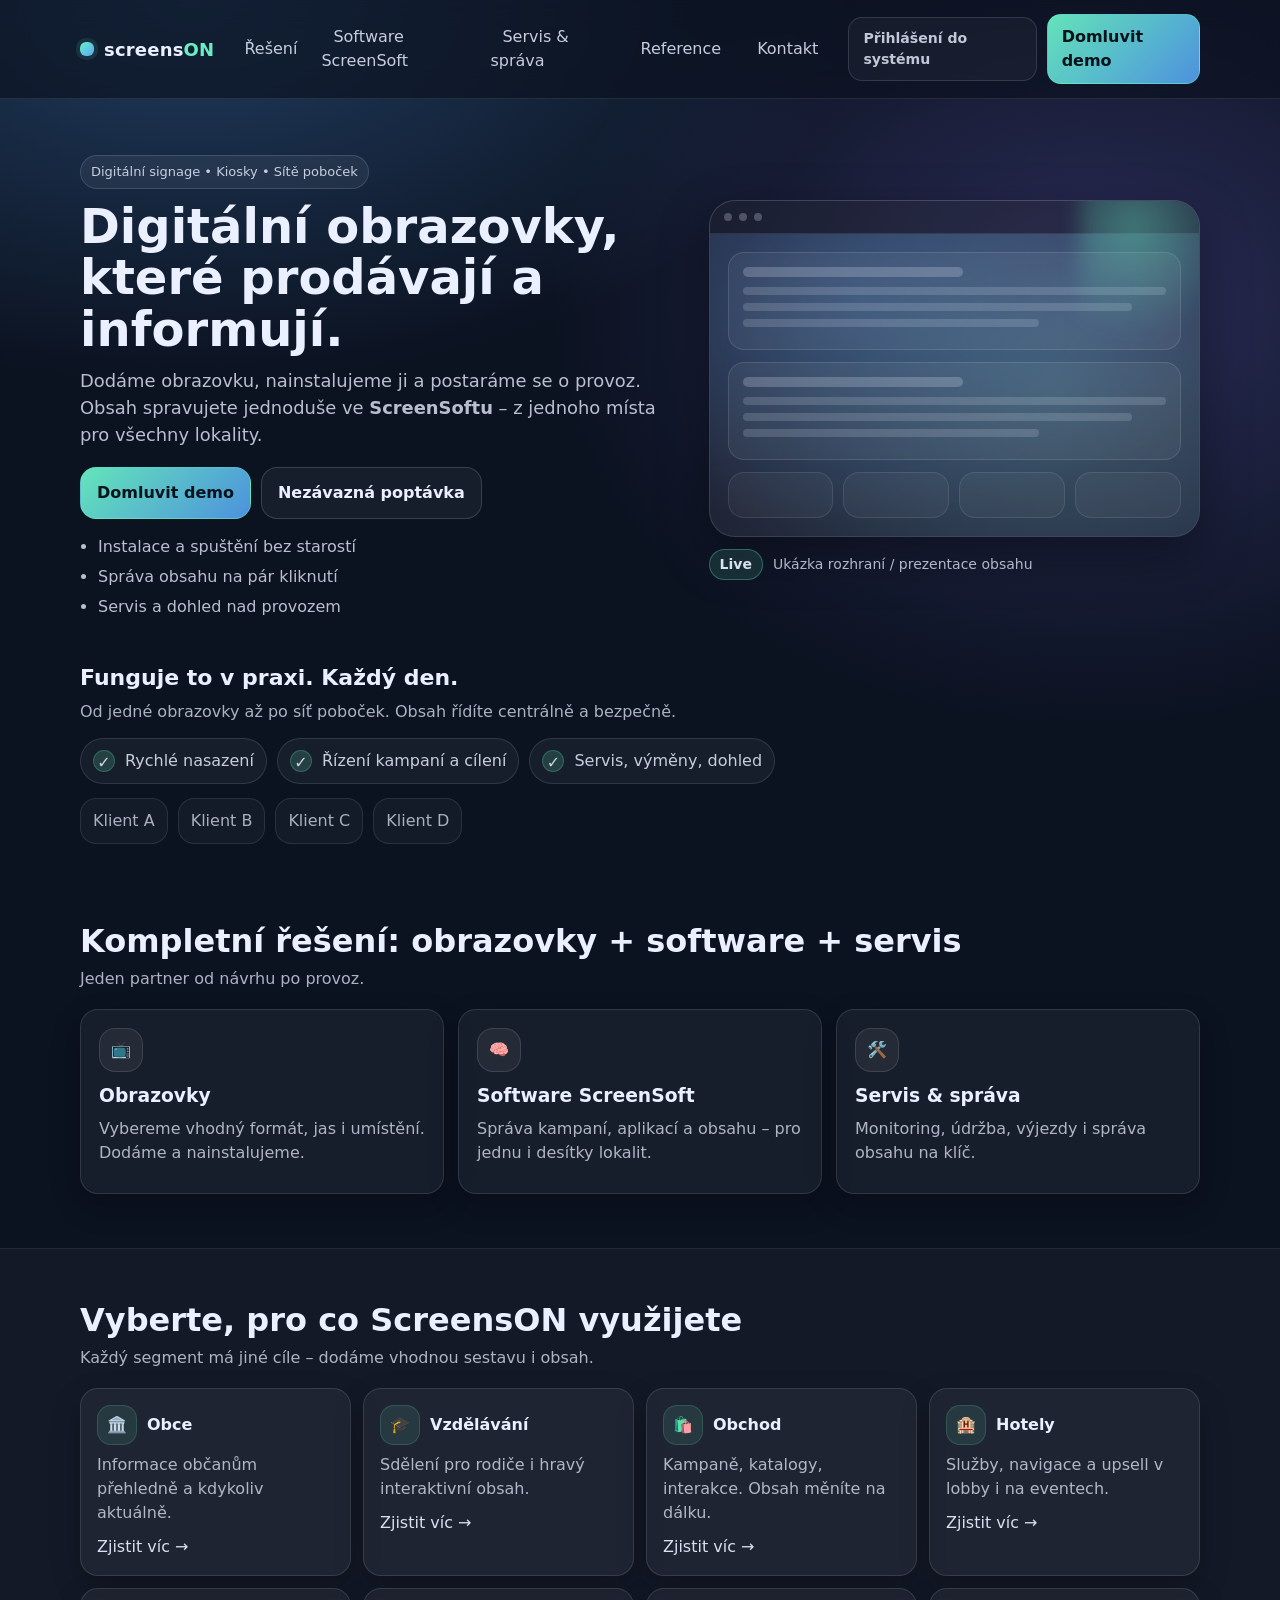
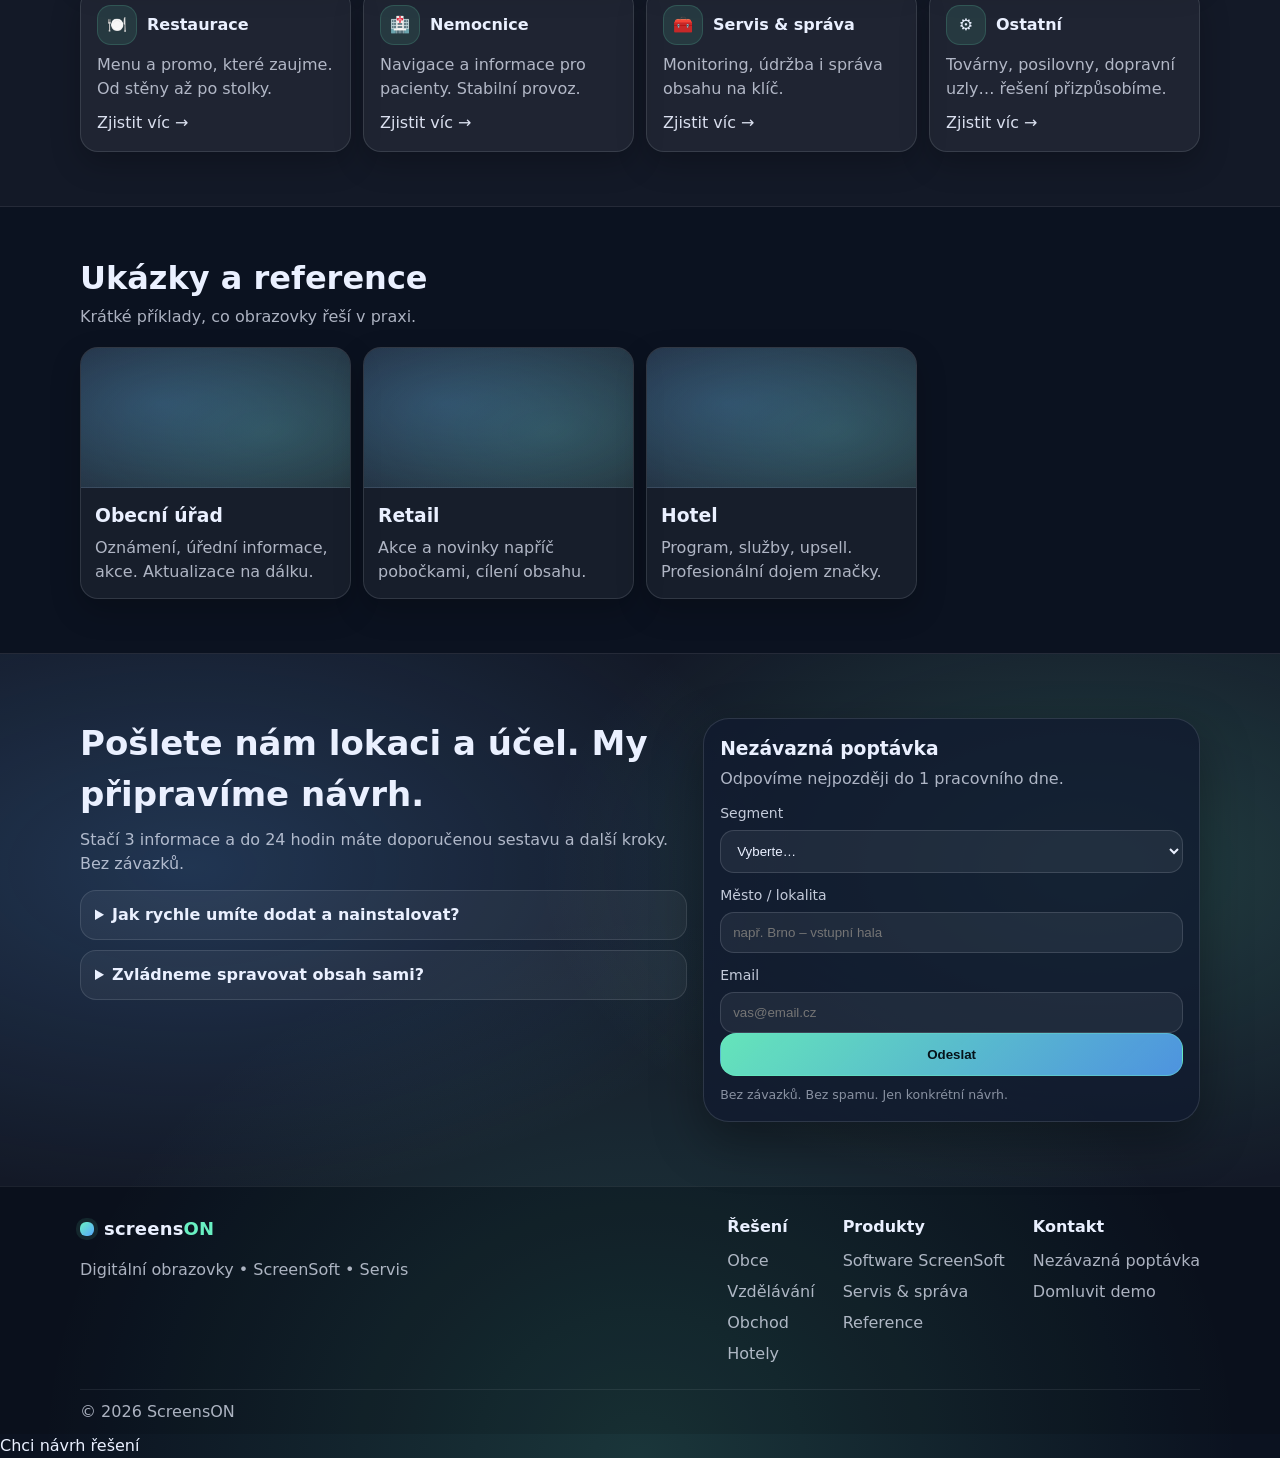
<file: index.html>
<!doctype html>
<html lang="cs">
  <head>
    <meta charset="utf-8" />
    <meta name="viewport" content="width=device-width, initial-scale=1" />
    <meta
      name="description"
      content="ScreensON – digitální obrazovky, software ScreenSoft a servis. Řešení pro obce, školy, obchod, hotely, restaurace i nemocnice."
    />
    <title>ScreensON | Digitální obrazovky + ScreenSoft + servis</title>
    <link rel="stylesheet" href="styles.css" />
  </head>
  <body>
    <a class="skip" href="#main">Přeskočit na obsah</a>

    <header class="site-header">
      <div class="container nav-wrap">
        <a class="brand" href="index.html" aria-label="ScreensON domů">
          <span class="brand-mark" aria-hidden="true"></span>
          <span class="brand-text">screens<span>ON</span></span>
        </a>

        <input class="nav-toggle" type="checkbox" id="navToggle" aria-label="Otevřít menu" />
        <label class="nav-burger" for="navToggle" aria-hidden="true">
          <span></span><span></span><span></span>
        </label>

        <nav class="nav" aria-label="Hlavní navigace">
          <ul class="nav-list">
            <li class="nav-item has-dropdown">
              <a class="nav-link" href="#reseni">Řešení</a>
              <div class="dropdown" aria-label="Podmenu Řešení">
                <a href="obce.html">Obce</a>
                <a href="vzdelavani.html">Vzdělávání</a>
                <a href="obchod.html">Obchod</a>
                <a href="hotely.html">Hotely</a>
                <a href="restaurace.html">Restaurace</a>
                <a href="nemocnice.html">Nemocnice</a>
                <a href="ostatni.html">Ostatní</a>
              </div>
            </li>
            <li class="nav-item"><a class="nav-link" href="software.html">Software ScreenSoft</a></li>
            <li class="nav-item"><a class="nav-link" href="servis-sprava.html">Servis &amp; správa</a></li>
            <li class="nav-item"><a class="nav-link" href="#reference">Reference</a></li>
            <li class="nav-item"><a class="nav-link" href="#kontakt">Kontakt</a></li>
          </ul>

          <div class="nav-cta">
            <a class="btn btn-ghost login-link" href="https://my.screensoft.org" target="_blank" rel="noreferrer">Přihlášení do systému</a>
            <a class="btn btn-primary" href="#kontakt">Domluvit demo</a>
          </div>
        </nav>
      </div>
    </header>

    <main id="main">
      <section class="hero">
        <div class="container hero-grid">
          <div class="hero-copy">
            <p class="kicker">Digitální signage • Kiosky • Sítě poboček</p>
            <h1>Digitální obrazovky, které prodávají a informují.</h1>
            <p class="lead">
              Dodáme obrazovku, nainstalujeme ji a postaráme se o provoz. Obsah spravujete jednoduše ve
              <strong>ScreenSoftu</strong> – z jednoho místa pro všechny lokality.
            </p>
            <div class="hero-actions">
              <a class="btn btn-primary btn-lg" href="#kontakt">Domluvit demo</a>
              <a class="btn btn-ghost btn-lg" href="#kontakt">Nezávazná poptávka</a>
            </div>
            <ul class="hero-bullets">
              <li>Instalace a spuštění bez starostí</li>
              <li>Správa obsahu na pár kliknutí</li>
              <li>Servis a dohled nad provozem</li>
            </ul>
          </div>

          <div class="hero-media" aria-label="Ukázka obrazovky">
            <div class="device">
              <div class="device-topbar"><span class="dot"></span><span class="dot"></span><span class="dot"></span></div>
              <div class="device-screen">
                <div class="mock-ui">
                  <div class="mock-card"><div class="mock-title"></div><div class="mock-lines"><span></span><span></span><span></span></div></div>
                  <div class="mock-card"><div class="mock-title"></div><div class="mock-lines"><span></span><span></span><span></span></div></div>
                  <div class="mock-strip"><span></span><span></span><span></span><span></span></div>
                </div>
                <div class="glow" aria-hidden="true"></div>
              </div>
            </div>
            <div class="media-note"><span class="badge">Live</span><span>Ukázka rozhraní / prezentace obsahu</span></div>
          </div>
        </div>
      </section>

      <section class="proof">
        <div class="container">
          <div class="proof-head">
            <h2>Funguje to v praxi. Každý den.</h2>
            <p>Od jedné obrazovky až po síť poboček. Obsah řídíte centrálně a bezpečně.</p>
          </div>
          <div class="proof-row">
            <div class="pill"><span class="pill-ico">✓</span><span>Rychlé nasazení</span></div>
            <div class="pill"><span class="pill-ico">✓</span><span>Řízení kampaní a cílení</span></div>
            <div class="pill"><span class="pill-ico">✓</span><span>Servis, výměny, dohled</span></div>
          </div>
          <div class="logo-row"><span class="logo-chip">Klient A</span><span class="logo-chip">Klient B</span><span class="logo-chip">Klient C</span><span class="logo-chip">Klient D</span></div>
        </div>
      </section>

      <section class="section">
        <div class="container">
          <div class="section-head"><h2>Kompletní řešení: obrazovky + software + servis</h2><p>Jeden partner od návrhu po provoz.</p></div>
          <div class="grid3">
            <article class="card"><div class="card-ico">📺</div><h3>Obrazovky</h3><p>Vybereme vhodný formát, jas i umístění. Dodáme a nainstalujeme.</p></article>
            <article class="card"><div class="card-ico">🧠</div><h3>Software ScreenSoft</h3><p>Správa kampaní, aplikací a obsahu – pro jednu i desítky lokalit.</p></article>
            <article class="card"><div class="card-ico">🛠️</div><h3>Servis &amp; správa</h3><p>Monitoring, údržba, výjezdy i správa obsahu na klíč.</p></article>
          </div>
        </div>
      </section>

      <section class="section section-soft" id="reseni">
        <div class="container">
          <div class="section-head"><h2>Vyberte, pro co ScreensON využijete</h2><p>Každý segment má jiné cíle – dodáme vhodnou sestavu i obsah.</p></div>
          <div class="grid-cards">
            <a class="tile" href="obce.html"><div class="tile-top"><span class="tile-ico">🏛️</span><span class="tile-title">Obce</span></div><p>Informace občanům přehledně a kdykoliv aktuálně.</p><span class="tile-cta">Zjistit víc →</span></a>
            <a class="tile" href="vzdelavani.html"><div class="tile-top"><span class="tile-ico">🎓</span><span class="tile-title">Vzdělávání</span></div><p>Sdělení pro rodiče i hravý interaktivní obsah.</p><span class="tile-cta">Zjistit víc →</span></a>
            <a class="tile" href="obchod.html"><div class="tile-top"><span class="tile-ico">🛍️</span><span class="tile-title">Obchod</span></div><p>Kampaně, katalogy, interakce. Obsah měníte na dálku.</p><span class="tile-cta">Zjistit víc →</span></a>
            <a class="tile" href="hotely.html"><div class="tile-top"><span class="tile-ico">🏨</span><span class="tile-title">Hotely</span></div><p>Služby, navigace a upsell v lobby i na eventech.</p><span class="tile-cta">Zjistit víc →</span></a>
            <a class="tile" href="restaurace.html"><div class="tile-top"><span class="tile-ico">🍽️</span><span class="tile-title">Restaurace</span></div><p>Menu a promo, které zaujme. Od stěny až po stolky.</p><span class="tile-cta">Zjistit víc →</span></a>
            <a class="tile" href="nemocnice.html"><div class="tile-top"><span class="tile-ico">🏥</span><span class="tile-title">Nemocnice</span></div><p>Navigace a informace pro pacienty. Stabilní provoz.</p><span class="tile-cta">Zjistit víc →</span></a>
            <a class="tile" href="servis-sprava.html"><div class="tile-top"><span class="tile-ico">🧰</span><span class="tile-title">Servis &amp; správa</span></div><p>Monitoring, údržba i správa obsahu na klíč.</p><span class="tile-cta">Zjistit víc →</span></a>
            <a class="tile" href="ostatni.html"><div class="tile-top"><span class="tile-ico">⚙️</span><span class="tile-title">Ostatní</span></div><p>Továrny, posilovny, dopravní uzly… řešení přizpůsobíme.</p><span class="tile-cta">Zjistit víc →</span></a>
          </div>
        </div>
      </section>

      <section class="section" id="reference">
        <div class="container">
          <div class="section-head"><h2>Ukázky a reference</h2><p>Krátké příklady, co obrazovky řeší v praxi.</p></div>
          <div class="grid-cards">
            <article class="ref"><div class="ref-img"></div><div class="ref-body"><h3>Obecní úřad</h3><p>Oznámení, úřední informace, akce. Aktualizace na dálku.</p></div></article>
            <article class="ref"><div class="ref-img"></div><div class="ref-body"><h3>Retail</h3><p>Akce a novinky napříč pobočkami, cílení obsahu.</p></div></article>
            <article class="ref"><div class="ref-img"></div><div class="ref-body"><h3>Hotel</h3><p>Program, služby, upsell. Profesionální dojem značky.</p></div></article>
          </div>
        </div>
      </section>

      <section class="final" id="kontakt">
        <div class="container final-grid">
          <div class="final-copy">
            <h2>Pošlete nám lokaci a účel. My připravíme návrh.</h2>
            <p>Stačí 3 informace a do 24 hodin máte doporučenou sestavu a další kroky. Bez závazků.</p>
            <div class="mini-faq">
              <details><summary>Jak rychle umíte dodat a nainstalovat?</summary><p>Obvykle 2–4 týdny podle typu řešení a lokality.</p></details>
              <details><summary>Zvládneme spravovat obsah sami?</summary><p>Ano. ScreenSoft je navržený pro běžné uživatele, nebo to převezmeme za vás.</p></details>
            </div>
          </div>
          <form class="form" action="#" method="post">
            <div class="form-head"><h3>Nezávazná poptávka</h3><p>Odpovíme nejpozději do 1 pracovního dne.</p></div>
            <label class="field"><span>Segment</span><select required><option value="" selected disabled>Vyberte…</option><option>Obce</option><option>Vzdělávání</option><option>Obchod</option><option>Hotely</option><option>Restaurace</option><option>Nemocnice</option><option>Ostatní</option></select></label>
            <label class="field"><span>Město / lokalita</span><input type="text" placeholder="např. Brno – vstupní hala" required /></label>
            <label class="field"><span>Email</span><input type="email" placeholder="vas@email.cz" required /></label>
            <button class="btn btn-primary btn-lg full" type="submit">Odeslat</button>
            <p class="form-note">Bez závazků. Bez spamu. Jen konkrétní návrh.</p>
          </form>
        </div>
      </section>
    </main>

    <footer class="footer">
      <div class="container footer-grid">
        <div><div class="brand footer-brand"><span class="brand-mark"></span><span class="brand-text">screens<span>ON</span></span></div><p class="muted">Digitální obrazovky • ScreenSoft • Servis</p></div>
        <div class="footer-cols">
          <div class="footer-col"><h4>Řešení</h4><a href="obce.html">Obce</a><a href="vzdelavani.html">Vzdělávání</a><a href="obchod.html">Obchod</a><a href="hotely.html">Hotely</a></div>
          <div class="footer-col"><h4>Produkty</h4><a href="software.html">Software ScreenSoft</a><a href="servis-sprava.html">Servis & správa</a><a href="#reference">Reference</a></div>
          <div class="footer-col"><h4>Kontakt</h4><a href="#kontakt">Nezávazná poptávka</a><a href="#kontakt">Domluvit demo</a></div>
        </div>
      </div>
      <div class="container footer-bottom"><span class="muted">© <span id="year"></span> ScreensON</span></div>
    </footer>

    <a class="sticky-mini-cta" href="#kontakt">Chci návrh řešení</a>
    <script src="app.js"></script>
  </body>
</html>
</file>
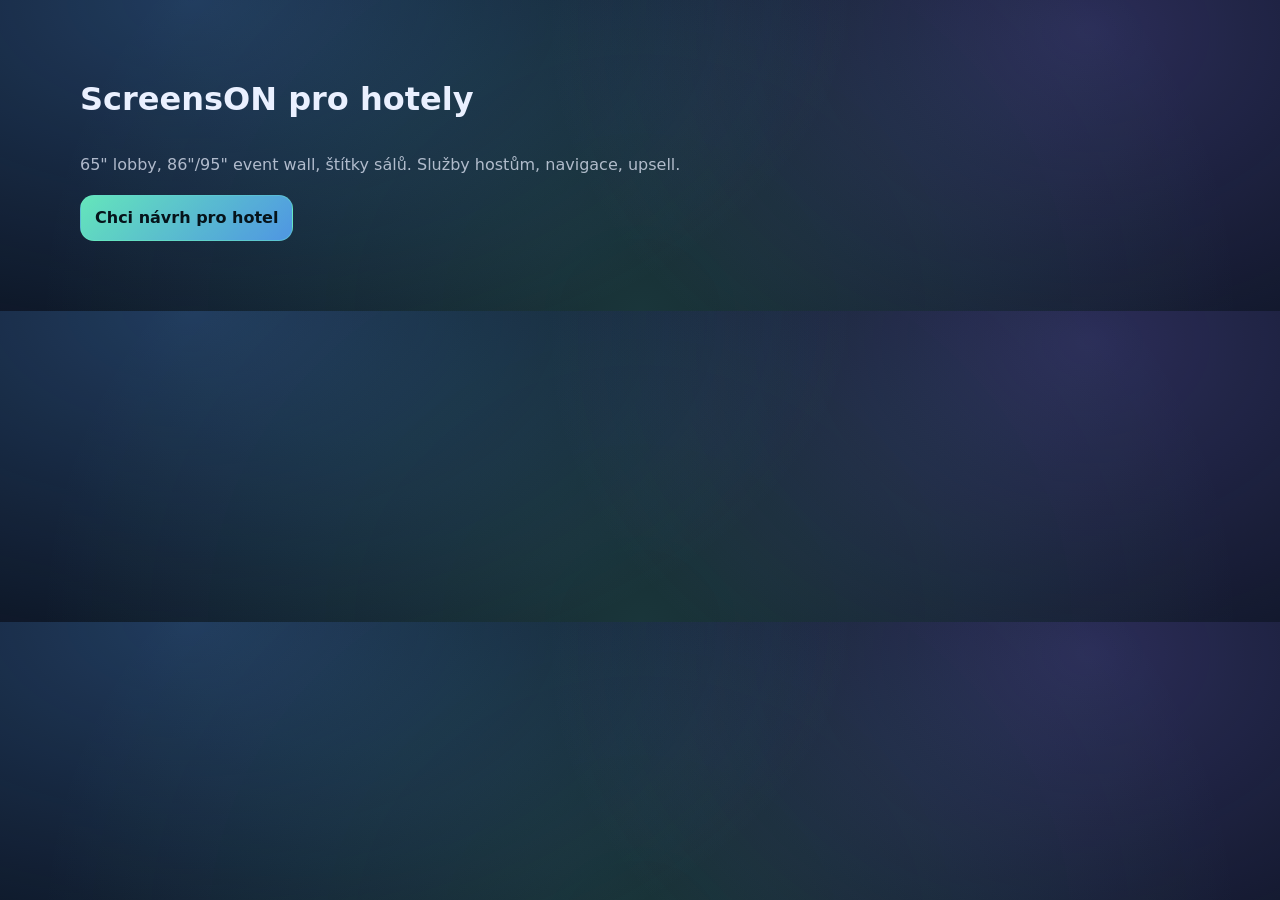
<file: hotely.html>
<!doctype html><html lang="cs"><head><meta charset="utf-8"/><meta name="viewport" content="width=device-width, initial-scale=1"/><title>ScreensON pro hotely</title><link rel="stylesheet" href="styles.css"/></head><body><main class="section"><div class="container"><div class="section-head"><h1>ScreensON pro hotely</h1><p>65" lobby, 86"/95" event wall, štítky sálů. Služby hostům, navigace, upsell.</p></div><p><a class="btn btn-primary" href="index.html#kontakt">Chci návrh pro hotel</a></p></div></main></body></html>
</file>
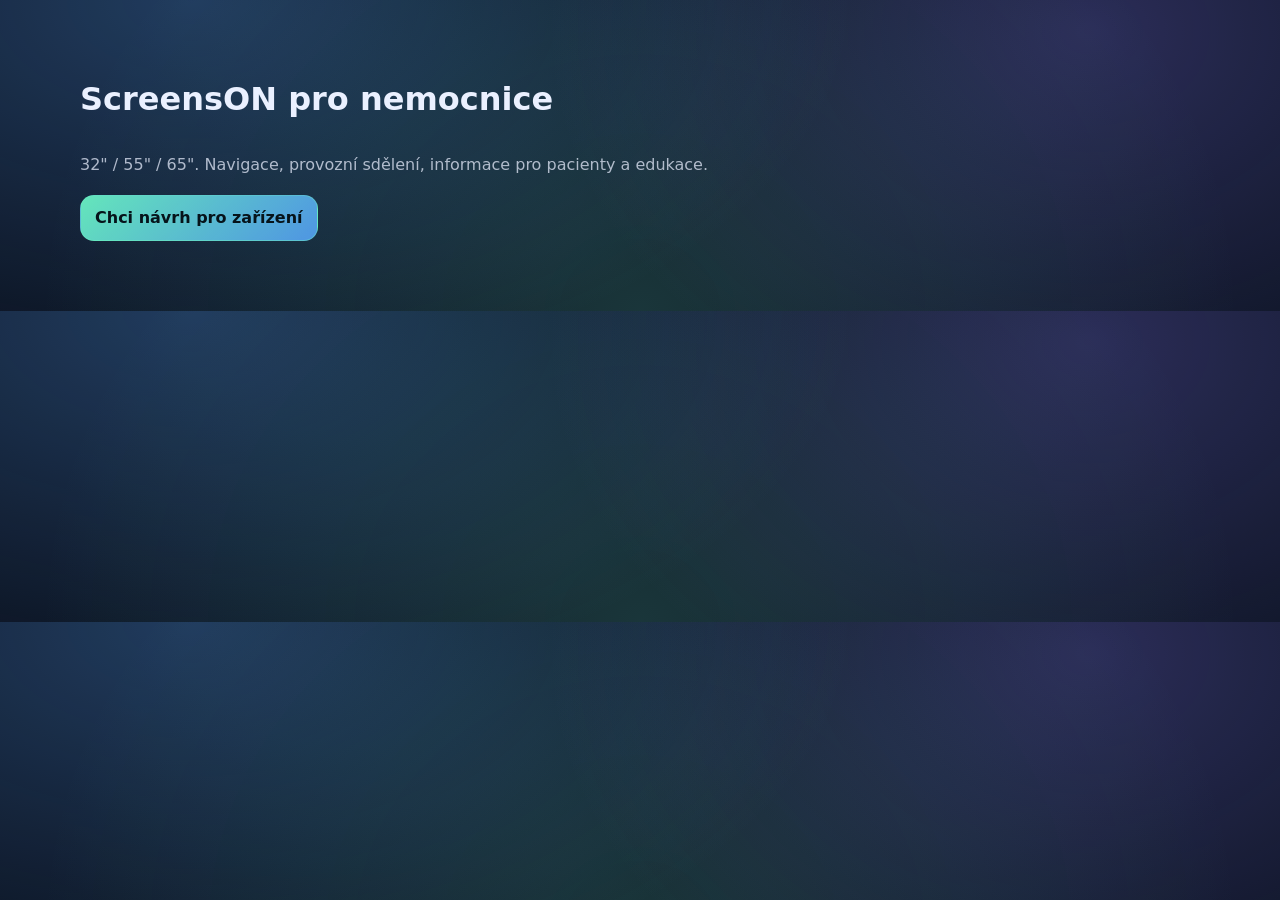
<file: nemocnice.html>
<!doctype html><html lang="cs"><head><meta charset="utf-8"/><meta name="viewport" content="width=device-width, initial-scale=1"/><title>ScreensON pro nemocnice</title><link rel="stylesheet" href="styles.css"/></head><body><main class="section"><div class="container"><div class="section-head"><h1>ScreensON pro nemocnice</h1><p>32" / 55" / 65". Navigace, provozní sdělení, informace pro pacienty a edukace.</p></div><p><a class="btn btn-primary" href="index.html#kontakt">Chci návrh pro zařízení</a></p></div></main></body></html>
</file>
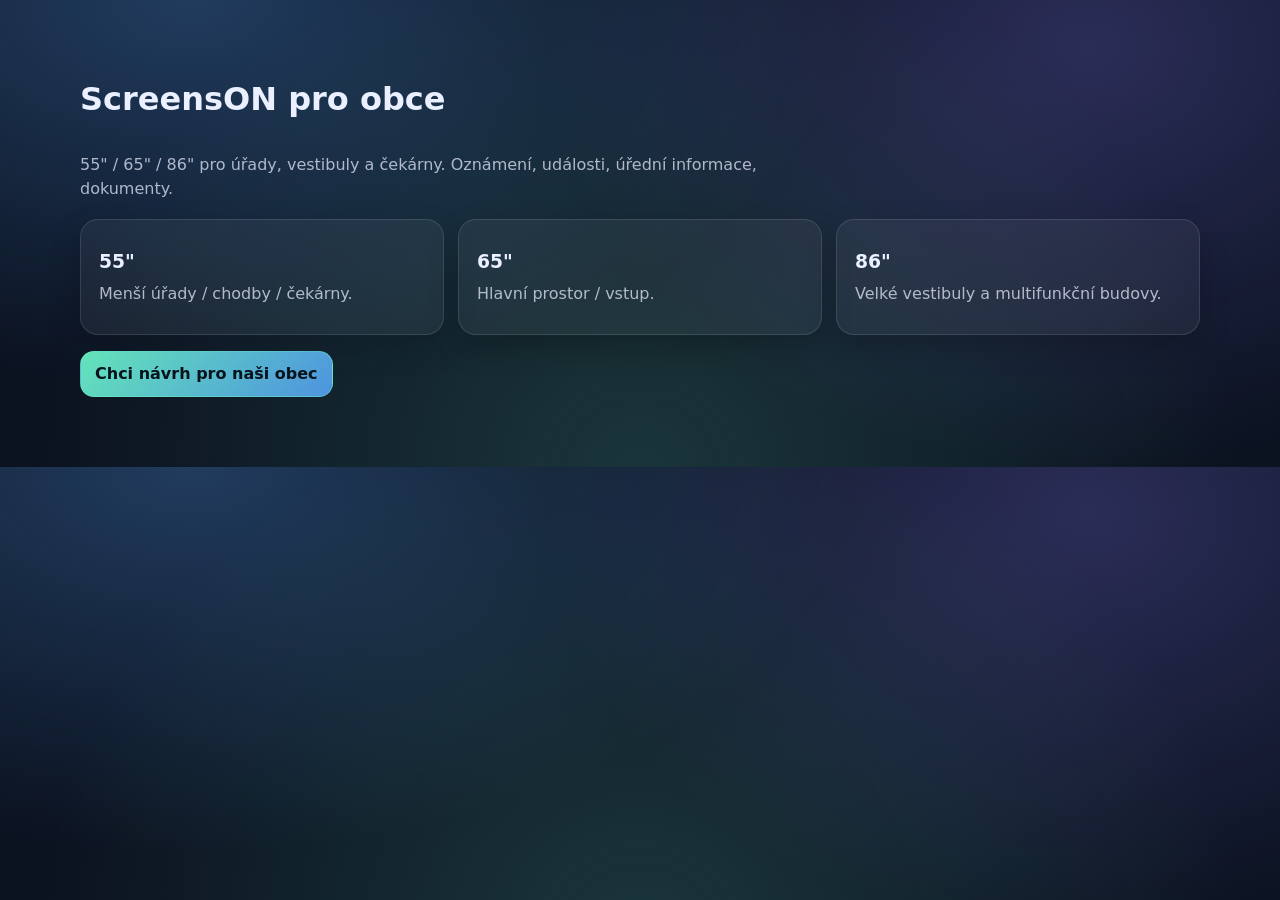
<file: obce.html>
<!doctype html><html lang="cs"><head><meta charset="utf-8"/><meta name="viewport" content="width=device-width, initial-scale=1"/><title>ScreensON pro obce</title><link rel="stylesheet" href="styles.css"/></head><body><main class="section"><div class="container"><div class="section-head"><h1>ScreensON pro obce</h1><p>55" / 65" / 86" pro úřady, vestibuly a čekárny. Oznámení, události, úřední informace, dokumenty.</p></div><div class="grid3"><article class="card"><h3>55"</h3><p>Menší úřady / chodby / čekárny.</p></article><article class="card"><h3>65"</h3><p>Hlavní prostor / vstup.</p></article><article class="card"><h3>86"</h3><p>Velké vestibuly a multifunkční budovy.</p></article></div><p><a class="btn btn-primary" href="index.html#kontakt">Chci návrh pro naši obec</a></p></div></main></body></html>
</file>
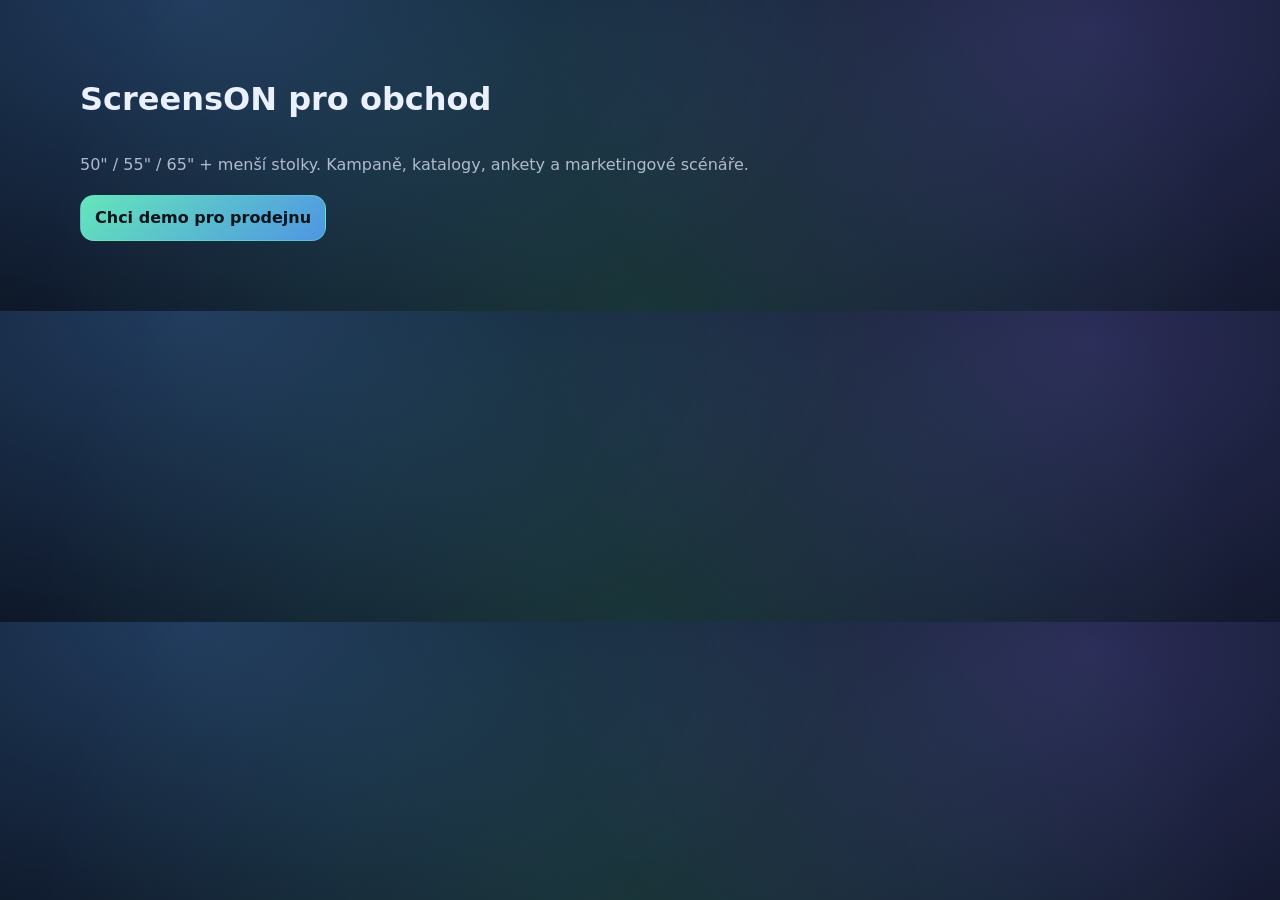
<file: obchod.html>
<!doctype html><html lang="cs"><head><meta charset="utf-8"/><meta name="viewport" content="width=device-width, initial-scale=1"/><title>ScreensON pro obchod</title><link rel="stylesheet" href="styles.css"/></head><body><main class="section"><div class="container"><div class="section-head"><h1>ScreensON pro obchod</h1><p>50" / 55" / 65" + menší stolky. Kampaně, katalogy, ankety a marketingové scénáře.</p></div><p><a class="btn btn-primary" href="index.html#kontakt">Chci demo pro prodejnu</a></p></div></main></body></html>
</file>
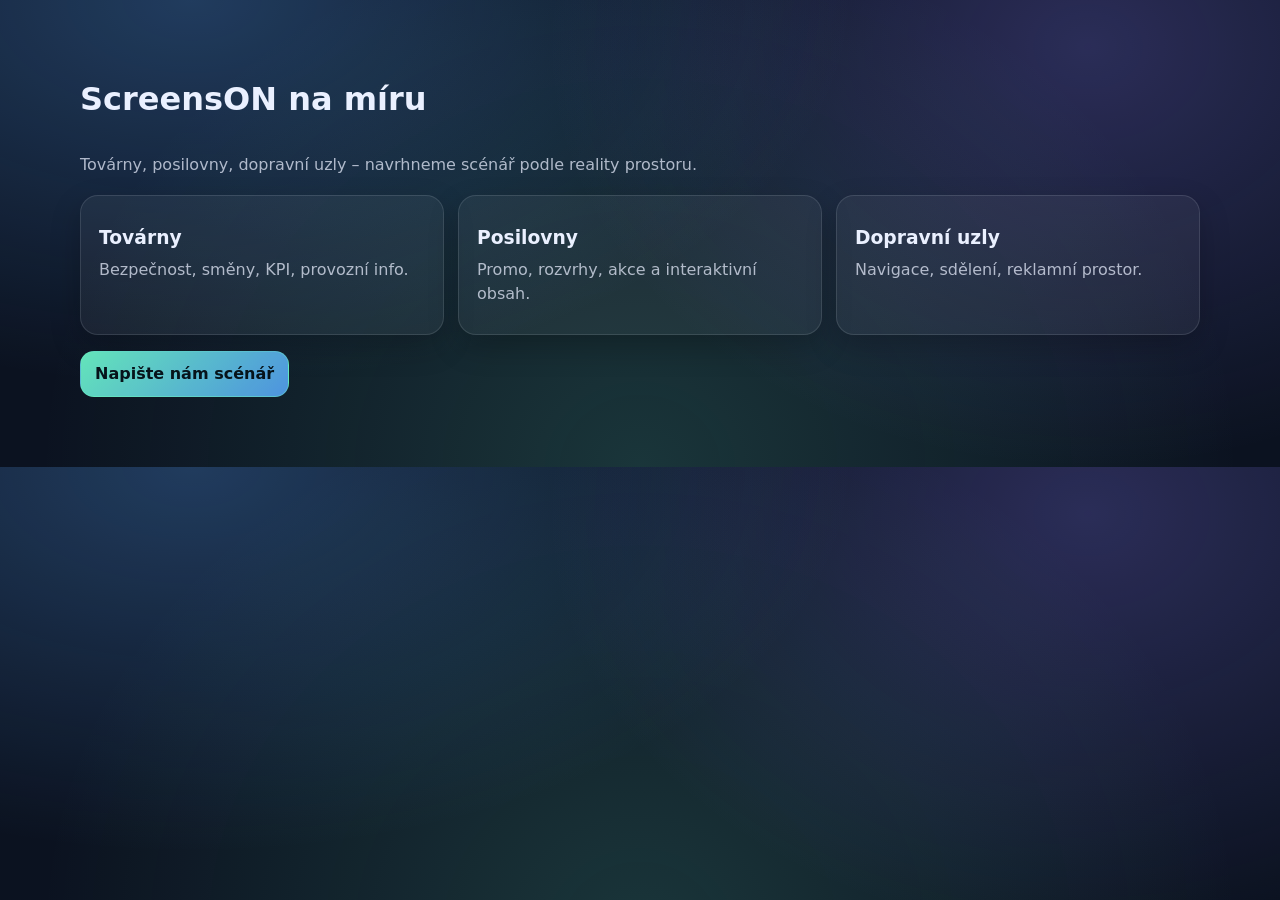
<file: ostatni.html>
<!doctype html><html lang="cs"><head><meta charset="utf-8"/><meta name="viewport" content="width=device-width, initial-scale=1"/><title>Ostatní segmenty | ScreensON</title><link rel="stylesheet" href="styles.css"/></head><body><main class="section"><div class="container"><div class="section-head"><h1>ScreensON na míru</h1><p>Továrny, posilovny, dopravní uzly – navrhneme scénář podle reality prostoru.</p></div><div class="grid3"><article class="card"><h3>Továrny</h3><p>Bezpečnost, směny, KPI, provozní info.</p></article><article class="card"><h3>Posilovny</h3><p>Promo, rozvrhy, akce a interaktivní obsah.</p></article><article class="card"><h3>Dopravní uzly</h3><p>Navigace, sdělení, reklamní prostor.</p></article></div><p><a class="btn btn-primary" href="index.html#kontakt">Napište nám scénář</a></p></div></main></body></html>
</file>
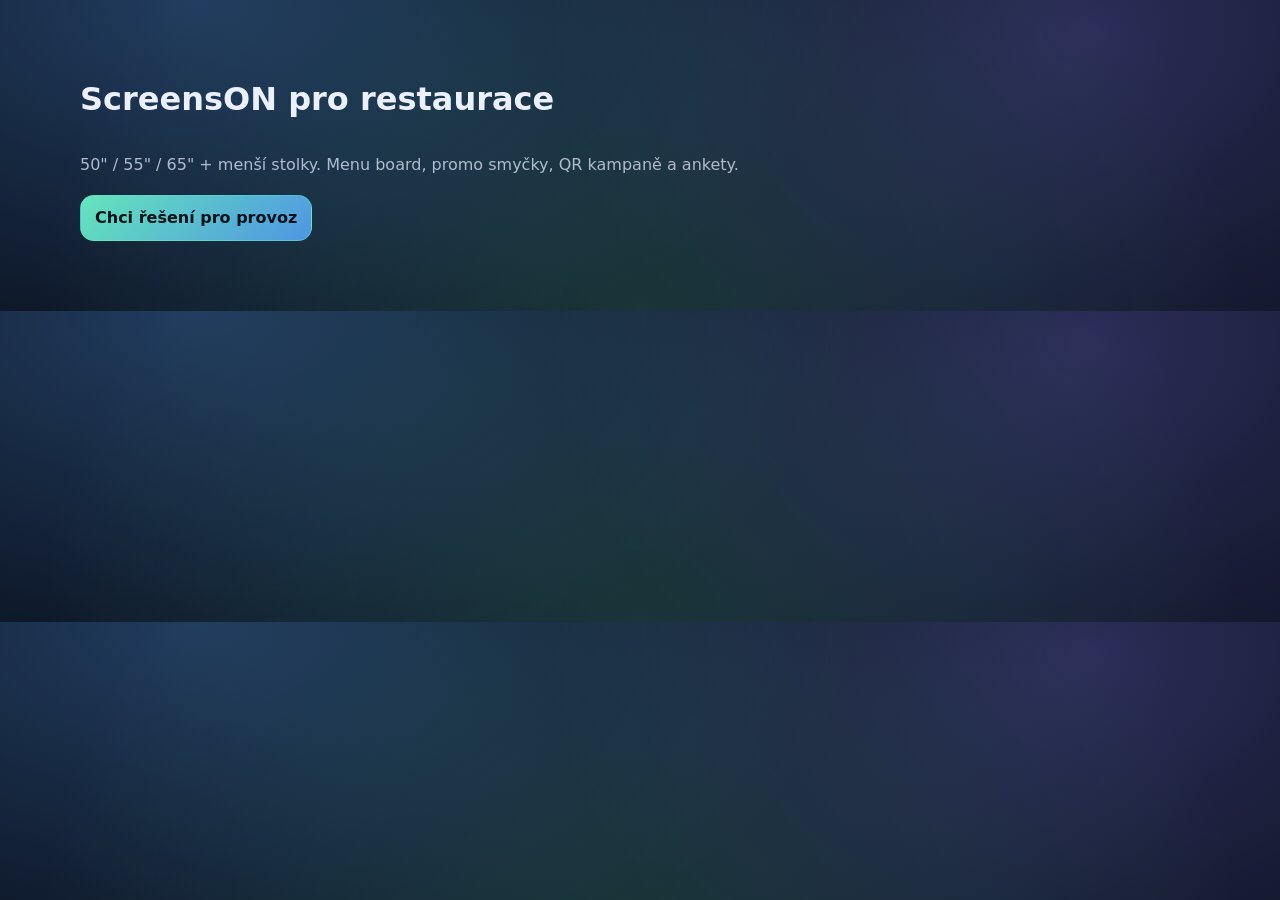
<file: restaurace.html>
<!doctype html><html lang="cs"><head><meta charset="utf-8"/><meta name="viewport" content="width=device-width, initial-scale=1"/><title>ScreensON pro restaurace</title><link rel="stylesheet" href="styles.css"/></head><body><main class="section"><div class="container"><div class="section-head"><h1>ScreensON pro restaurace</h1><p>50" / 55" / 65" + menší stolky. Menu board, promo smyčky, QR kampaně a ankety.</p></div><p><a class="btn btn-primary" href="index.html#kontakt">Chci řešení pro provoz</a></p></div></main></body></html>
</file>
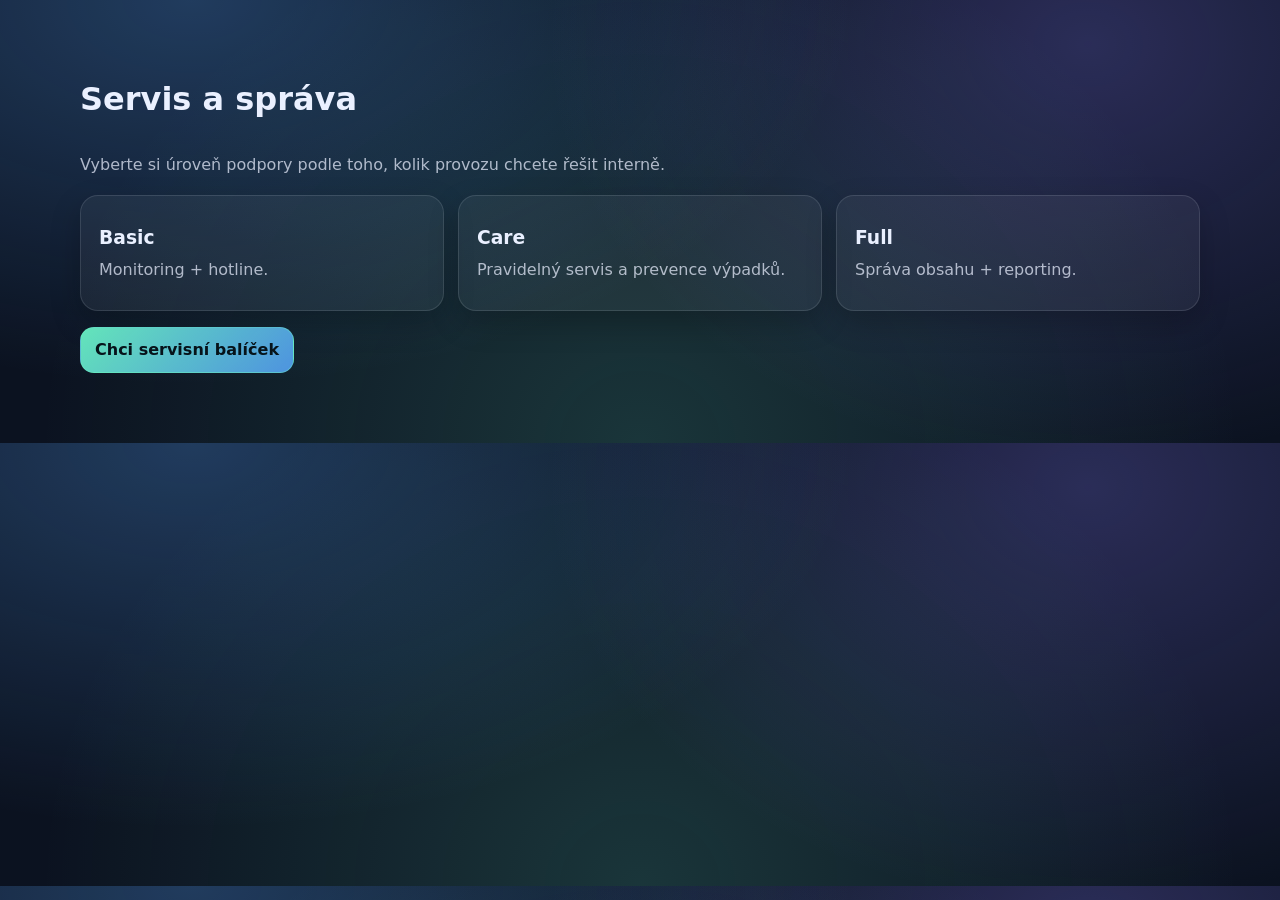
<file: servis-sprava.html>
<!doctype html><html lang="cs"><head><meta charset="utf-8"/><meta name="viewport" content="width=device-width, initial-scale=1"/><title>Servis a správa | ScreensON</title><link rel="stylesheet" href="styles.css"/></head><body><main class="section"><div class="container"><div class="section-head"><h1>Servis a správa</h1><p>Vyberte si úroveň podpory podle toho, kolik provozu chcete řešit interně.</p></div><div class="grid3"><article class="card"><h3>Basic</h3><p>Monitoring + hotline.</p></article><article class="card"><h3>Care</h3><p>Pravidelný servis a prevence výpadků.</p></article><article class="card"><h3>Full</h3><p>Správa obsahu + reporting.</p></article></div><p><a class="btn btn-primary" href="index.html#kontakt">Chci servisní balíček</a></p></div></main></body></html>
</file>
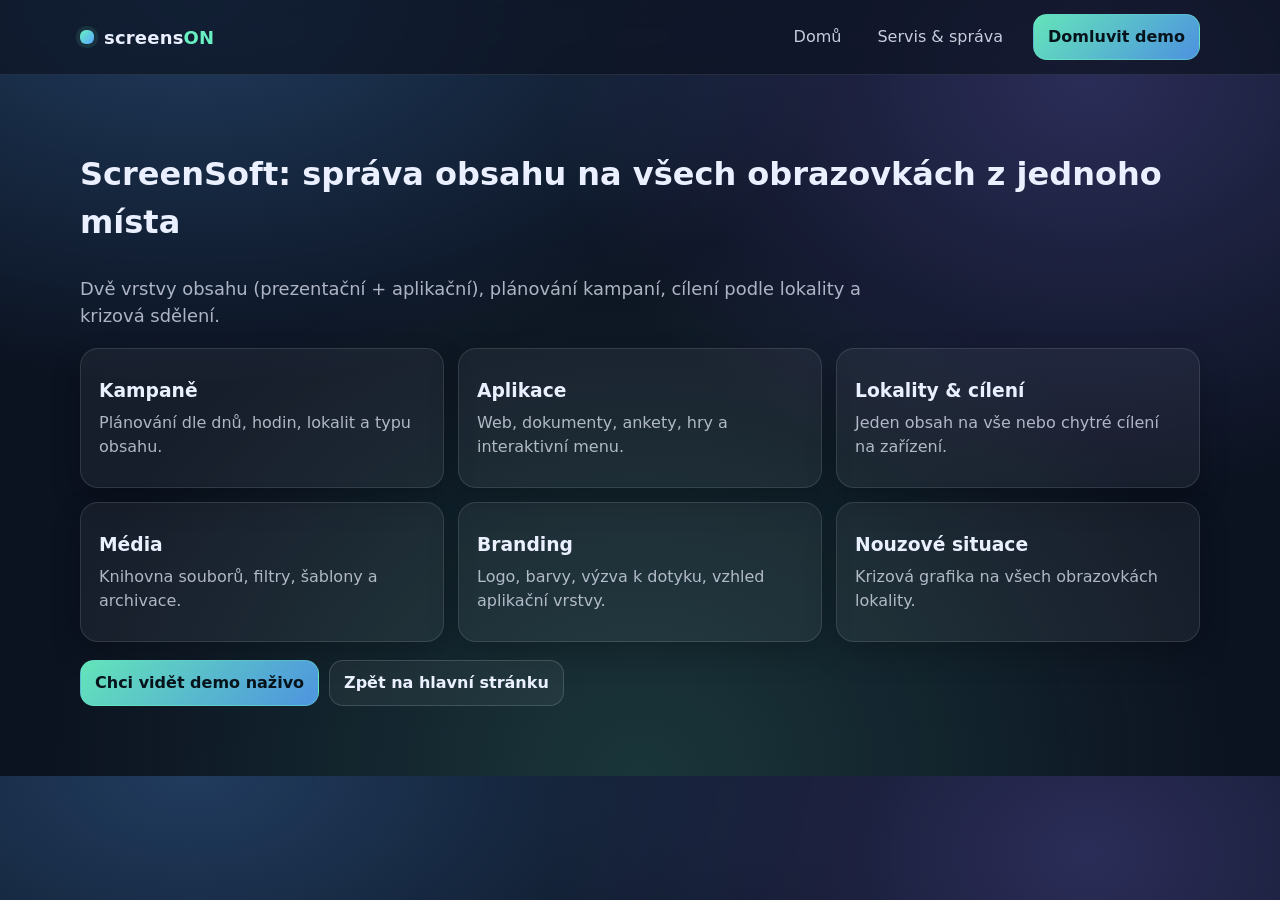
<file: software.html>
<!doctype html>
<html lang="cs">
  <head>
    <meta charset="utf-8" />
    <meta name="viewport" content="width=device-width, initial-scale=1" />
    <title>ScreenSoft | Správa obsahu pro digitální obrazovky</title>
    <meta name="description" content="Plánujte kampaně, spravujte lokality a přidejte interaktivní vrstvu." />
    <link rel="stylesheet" href="styles.css" />
  </head>
  <body>
    <header class="site-header">
      <div class="container nav-wrap">
        <a class="brand" href="index.html"><span class="brand-mark"></span><span class="brand-text">screens<span>ON</span></span></a>
        <nav class="nav" aria-label="Hlavní navigace">
          <ul class="nav-list">
            <li><a class="nav-link" href="index.html">Domů</a></li>
            <li><a class="nav-link" href="servis-sprava.html">Servis &amp; správa</a></li>
          </ul>
          <div class="nav-cta"><a class="btn btn-primary" href="index.html#kontakt">Domluvit demo</a></div>
        </nav>
      </div>
    </header>

    <main class="section">
      <div class="container">
        <div class="section-head">
          <h1>ScreenSoft: správa obsahu na všech obrazovkách z jednoho místa</h1>
          <p class="lead">Dvě vrstvy obsahu (prezentační + aplikační), plánování kampaní, cílení podle lokality a krizová sdělení.</p>
        </div>

        <div class="grid3">
          <article class="card"><h3>Kampaně</h3><p>Plánování dle dnů, hodin, lokalit a typu obsahu.</p></article>
          <article class="card"><h3>Aplikace</h3><p>Web, dokumenty, ankety, hry a interaktivní menu.</p></article>
          <article class="card"><h3>Lokality & cílení</h3><p>Jeden obsah na vše nebo chytré cílení na zařízení.</p></article>
          <article class="card"><h3>Média</h3><p>Knihovna souborů, filtry, šablony a archivace.</p></article>
          <article class="card"><h3>Branding</h3><p>Logo, barvy, výzva k dotyku, vzhled aplikační vrstvy.</p></article>
          <article class="card"><h3>Nouzové situace</h3><p>Krizová grafika na všech obrazovkách lokality.</p></article>
        </div>

        <div class="hero-actions" style="margin-top: 18px">
          <a class="btn btn-primary" href="index.html#kontakt">Chci vidět demo naživo</a>
          <a class="btn btn-ghost" href="index.html">Zpět na hlavní stránku</a>
        </div>
      </div>
    </main>

    <script src="app.js"></script>
  </body>
</html>
</file>
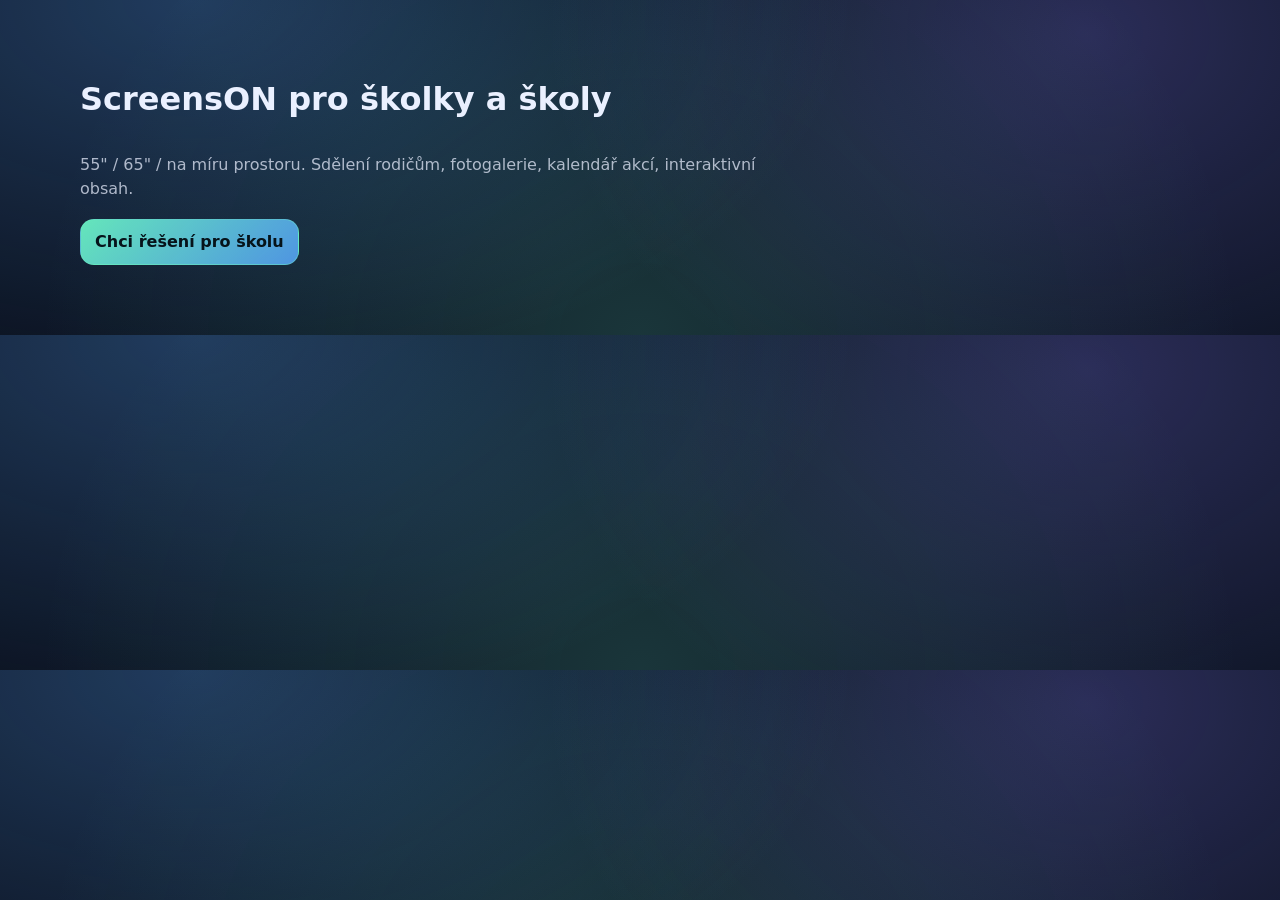
<file: vzdelavani.html>
<!doctype html><html lang="cs"><head><meta charset="utf-8"/><meta name="viewport" content="width=device-width, initial-scale=1"/><title>ScreensON pro vzdělávání</title><link rel="stylesheet" href="styles.css"/></head><body><main class="section"><div class="container"><div class="section-head"><h1>ScreensON pro školky a školy</h1><p>55" / 65" / na míru prostoru. Sdělení rodičům, fotogalerie, kalendář akcí, interaktivní obsah.</p></div><p><a class="btn btn-primary" href="index.html#kontakt">Chci řešení pro školu</a></p></div></main></body></html>
</file>
<file: styles.css>
:root{
  --bg: #0b1220;
  --surface: rgba(255,255,255,.06);
  --surface-2: rgba(255,255,255,.10);
  --text: #eaf0ff;
  --muted: rgba(234,240,255,.72);
  --line: rgba(234,240,255,.16);
  --brand: #69f0c2;
  --brand-2: #59a8ff;
  --accent: #8a7dff;
  --shadow: 0 18px 50px rgba(0,0,0,.35);
  --shadow-soft: 0 12px 30px rgba(0,0,0,.22);
  --radius: 18px;
  --radius-lg: 26px;
  --container: 1120px;
}

@media (prefers-reduced-motion: reduce){
  *{ scroll-behavior:auto !important; transition:none !important; animation:none !important; }
}

*{ box-sizing: border-box; }
html{ scroll-behavior: smooth; }
body{
  margin:0;
  font-family: ui-sans-serif, system-ui, -apple-system, Segoe UI, Roboto, Arial, "Apple Color Emoji","Segoe UI Emoji";
  background: radial-gradient(1200px 700px at 15% 0%, rgba(89,168,255,.28), transparent 55%),
              radial-gradient(900px 700px at 85% 10%, rgba(138,125,255,.25), transparent 60%),
              radial-gradient(1000px 900px at 50% 100%, rgba(105,240,194,.16), transparent 60%),
              var(--bg);
  color: var(--text);
  line-height: 1.5;
}

a{ color: inherit; text-decoration: none; }
.container{ width: min(var(--container), calc(100% - 40px)); margin-inline: auto; }

.skip{ position:absolute; left:-999px; top:10px; padding:10px 14px; border-radius:10px; background:#111a2f; border:1px solid var(--line); }
.skip:focus{ left:14px; z-index:9999; }

.site-header{ position:sticky; top:0; z-index:1000; backdrop-filter:blur(14px); background:rgba(11,18,32,.65); border-bottom:1px solid rgba(234,240,255,.10); }
.nav-wrap{ display:flex; align-items:center; justify-content:space-between; gap:18px; padding:14px 0; }
.brand{ display:flex; align-items:center; gap:10px; font-weight:800; letter-spacing:.2px; }
.brand-mark{ width:14px; height:14px; border-radius:6px; background:linear-gradient(135deg,var(--brand),var(--brand-2)); box-shadow:0 0 0 4px rgba(105,240,194,.10); }
.brand-text{ font-size:18px; }
.brand-text span{ color:var(--brand); }

.nav-toggle{ display:none; }
.nav-burger{ display:none; width:44px; height:44px; border-radius:14px; border:1px solid rgba(234,240,255,.16); background:rgba(255,255,255,.06); place-items:center; cursor:pointer; }
.nav-burger span{ display:block; width:18px; height:2px; background:rgba(234,240,255,.85); border-radius:2px; margin:3px 0; }

.nav{ display:flex; align-items:center; gap:18px; }
.nav-list{ list-style:none; display:flex; align-items:center; gap:12px; padding:0; margin:0; }
.nav-link{ padding:10px 12px; border-radius:12px; color:rgba(234,240,255,.84); }
.nav-link:hover{ background:rgba(255,255,255,.06); color:var(--text); }
.nav-item{ position:relative; }
.has-dropdown:hover .dropdown{ opacity:1; transform:translateY(0); pointer-events:auto; }
.dropdown{ position:absolute; top:44px; left:0; width:230px; padding:10px; border-radius:16px; background:rgba(17,26,47,.95); border:1px solid rgba(234,240,255,.12); box-shadow:var(--shadow-soft); opacity:0; transform:translateY(-6px); pointer-events:none; transition:.2s ease; }
.dropdown a{ display:block; padding:10px; border-radius:12px; color:rgba(234,240,255,.86); }
.dropdown a:hover{ background:rgba(255,255,255,.06); }
.nav-cta{ display:flex; align-items:center; gap:10px; }
.login-link{ font-size: .88rem; opacity: .82; }

@media (max-width: 940px){
  .nav-burger{ display:grid; }
  .nav{ position:absolute; left:0; right:0; top:70px; margin:0 auto; width:min(var(--container), calc(100% - 20px)); border-radius:18px; padding:14px; background:rgba(17,26,47,.96); border:1px solid rgba(234,240,255,.12); box-shadow:var(--shadow); display:none; flex-direction:column; align-items:stretch; gap:10px; }
  .nav-list{ flex-direction:column; align-items:stretch; gap:6px; }
  .nav-cta{ flex-direction:column; align-items:stretch; }
  .dropdown{ position:static; width:auto; opacity:1; transform:none; pointer-events:auto; background:rgba(255,255,255,.04); border:1px solid rgba(234,240,255,.10); margin-top:6px; }
  .has-dropdown:hover .dropdown{ opacity:1; }
  .nav-toggle:checked ~ .nav{ display:flex; }
}

.btn{ display:inline-flex; align-items:center; justify-content:center; gap:8px; padding:10px 14px; border-radius:14px; border:1px solid rgba(234,240,255,.16); background:rgba(255,255,255,.06); color:var(--text); font-weight:650; transition: transform .12s ease, background .12s ease, border-color .12s ease; }
.btn:hover{ transform:translateY(-1px); background:rgba(255,255,255,.08); border-color:rgba(234,240,255,.22); }
.btn-primary{ border-color:rgba(105,240,194,.38); background:linear-gradient(135deg, rgba(105,240,194,.95), rgba(89,168,255,.85)); color:#06131a; }
.btn-ghost{ background:rgba(255,255,255,.05); }
.btn-lg{ padding:13px 16px; border-radius:16px; }
.full{ width:100%; }

.hero{ padding:56px 0 26px; }
.hero-grid{ display:grid; grid-template-columns:1.1fr .9fr; align-items:center; gap:28px; }
.kicker{ display:inline-flex; padding:6px 10px; border-radius:999px; border:1px solid rgba(234,240,255,.14); background:rgba(255,255,255,.06); color:rgba(234,240,255,.82); font-size:13px; margin:0 0 12px; }
.hero h1{ font-size:clamp(30px,4vw,48px); line-height:1.08; margin:0 0 12px; }
.lead{ color:rgba(234,240,255,.78); font-size:clamp(15px,1.4vw,18px); margin:0 0 18px; }
.hero-actions{ display:flex; gap:10px; flex-wrap:wrap; margin-bottom:16px; }
.hero-bullets{ margin:0; padding-left:18px; color:rgba(234,240,255,.78); }
.hero-bullets li{ margin:6px 0; }
.hero-media{ display:flex; flex-direction:column; gap:12px; }
.device{ border-radius:var(--radius-lg); border:1px solid rgba(234,240,255,.14); background:rgba(255,255,255,.05); box-shadow:var(--shadow); overflow:hidden; }
.device-topbar{ display:flex; gap:7px; padding:12px 14px; border-bottom:1px solid rgba(234,240,255,.10); background:rgba(0,0,0,.18); }
.dot{ width:8px; height:8px; border-radius:50%; background:rgba(234,240,255,.25); }
.device-screen{ position:relative; padding:18px; min-height:300px; background:radial-gradient(700px 420px at 30% 20%, rgba(89,168,255,.22), transparent 55%), radial-gradient(600px 460px at 70% 50%, rgba(105,240,194,.18), transparent 60%), rgba(255,255,255,.02); }
.mock-ui{ display:grid; gap:12px; }
.mock-card{ border-radius:16px; border:1px solid rgba(234,240,255,.12); background:rgba(255,255,255,.05); padding:14px; }
.mock-title{ width:52%; height:10px; border-radius:999px; background:rgba(234,240,255,.22); margin-bottom:10px; }
.mock-lines span{ display:block; height:8px; border-radius:999px; background:rgba(234,240,255,.16); margin:8px 0; }
.mock-lines span:nth-child(2){ width:92%; }
.mock-lines span:nth-child(3){ width:70%; }
.mock-strip{ display:flex; gap:10px; }
.mock-strip span{ flex:1; height:46px; border-radius:16px; border:1px solid rgba(234,240,255,.10); background:rgba(255,255,255,.04); }
.glow{ position:absolute; inset:-60px -60px auto auto; width:180px; height:180px; background:radial-gradient(circle at 30% 30%, rgba(105,240,194,.40), transparent 60%); filter:blur(10px); pointer-events:none; }
.media-note{ display:flex; align-items:center; gap:10px; color:rgba(234,240,255,.74); font-size:14px; }
.badge{ display:inline-flex; align-items:center; padding:4px 10px; border-radius:999px; border:1px solid rgba(105,240,194,.30); background:rgba(105,240,194,.12); color:rgba(234,240,255,.92); font-weight:650; }

@media (max-width: 940px){ .hero-grid{ grid-template-columns:1fr; } .device-screen{ min-height:260px; } }

.section{ padding:54px 0; }
.section-soft{ background:rgba(255,255,255,.03); border-top:1px solid rgba(234,240,255,.08); border-bottom:1px solid rgba(234,240,255,.08); }
.section-head{ display:flex; flex-direction:column; gap:8px; margin-bottom:18px; }
.section-head h2{ margin:0; font-size:clamp(22px,2.5vw,32px); line-height:1.12; }
.section-head p{ margin:0; color:var(--muted); max-width:72ch; }
.proof{ padding:10px 0 26px; }
.proof-head h2{ margin:0 0 6px; font-size:22px; }
.proof-head p{ margin:0; color:var(--muted); }
.proof-row{ display:flex; gap:10px; flex-wrap:wrap; margin-top:14px; }
.pill{ display:flex; align-items:center; gap:10px; padding:10px 12px; border-radius:999px; border:1px solid rgba(234,240,255,.12); background:rgba(255,255,255,.05); color:rgba(234,240,255,.84); }
.pill-ico{ width:22px; height:22px; border-radius:50%; display:grid; place-items:center; background:rgba(105,240,194,.16); border:1px solid rgba(105,240,194,.22); }
.logo-row{ display:flex; gap:10px; flex-wrap:wrap; margin-top:14px; }
.logo-chip{ padding:10px 12px; border-radius:16px; border:1px solid rgba(234,240,255,.10); background:rgba(255,255,255,.04); color:rgba(234,240,255,.70); }
.grid3{ display:grid; grid-template-columns:repeat(3,1fr); gap:14px; }
.card{ border-radius:var(--radius); border:1px solid rgba(234,240,255,.12); background:rgba(255,255,255,.05); box-shadow:var(--shadow-soft); padding:18px; }
.card h3{ margin:10px 0 6px; }
.card p{ margin:0 0 10px; color:var(--muted); }
.card-ico{ width:44px; height:44px; border-radius:16px; display:grid; place-items:center; background:rgba(255,255,255,.06); border:1px solid rgba(234,240,255,.12); }
.grid-cards{ display:grid; grid-template-columns:repeat(4,1fr); gap:12px; }
.tile{ border-radius:var(--radius); border:1px solid rgba(234,240,255,.12); background:rgba(255,255,255,.05); box-shadow:var(--shadow-soft); padding:16px; transition:transform .12s ease, border-color .12s ease, background .12s ease; }
.tile:hover{ transform:translateY(-2px); border-color:rgba(105,240,194,.22); background:rgba(255,255,255,.06); }
.tile-top{ display:flex; align-items:center; gap:10px; margin-bottom:8px; }
.tile-ico{ width:40px; height:40px; border-radius:14px; display:grid; place-items:center; background:rgba(105,240,194,.10); border:1px solid rgba(105,240,194,.16); }
.tile-title{ font-weight:800; }
.tile p{ margin:0 0 10px; color:var(--muted); }
.tile-cta{ color:rgba(234,240,255,.92); }
.ref{ border-radius:var(--radius); border:1px solid rgba(234,240,255,.12); background:rgba(255,255,255,.05); box-shadow:var(--shadow-soft); overflow:hidden; }
.ref-img{ height:140px; background: radial-gradient(500px 220px at 30% 40%, rgba(89,168,255,.24), transparent 60%), radial-gradient(460px 220px at 70% 60%, rgba(105,240,194,.18), transparent 60%), rgba(255,255,255,.03); border-bottom:1px solid rgba(234,240,255,.10); }
.ref-body{ padding:14px; }
.ref-body h3{ margin:0 0 6px; }
.ref-body p{ margin:0; color:var(--muted); }

.final{ padding:64px 0; background: radial-gradient(1100px 600px at 15% 40%, rgba(89,168,255,.20), transparent 55%), radial-gradient(1000px 600px at 85% 40%, rgba(105,240,194,.18), transparent 55%), rgba(255,255,255,.03); border-top:1px solid rgba(234,240,255,.08); }
.final-grid{ display:grid; grid-template-columns:1.1fr .9fr; gap:16px; align-items:start; }
.final-copy h2{ margin:0 0 8px; font-size:clamp(22px,2.8vw,34px); }
.final-copy p{ margin:0 0 14px; color:var(--muted); }
.mini-faq details{ border-radius:16px; border:1px solid rgba(234,240,255,.12); background:rgba(255,255,255,.05); padding:12px 14px; margin:10px 0; }
.mini-faq summary{ cursor:pointer; font-weight:750; }
.mini-faq p{ margin:10px 0 0; color:var(--muted); }
.form{ border-radius:var(--radius-lg); border:1px solid rgba(234,240,255,.12); background:rgba(17,26,47,.75); box-shadow:var(--shadow); padding:16px; }
.form-head h3{ margin:0; }
.form-head p{ margin:4px 0 0; color:var(--muted); }
.field{ display:flex; flex-direction:column; gap:6px; margin-top:12px; }
.field span{ color:rgba(234,240,255,.82); font-size:14px; }
input, select, textarea{ width:100%; padding:12px; border-radius:14px; border:1px solid rgba(234,240,255,.14); background:rgba(255,255,255,.06); color:var(--text); }
input:focus, select:focus, textarea:focus{ border-color:rgba(105,240,194,.35); box-shadow:0 0 0 4px rgba(105,240,194,.10); outline:none; }
.form-note{ margin:10px 0 0; color:rgba(234,240,255,.55); font-size:12.5px; }

.footer{ padding:28px 0 10px; border-top:1px solid rgba(234,240,255,.08); background:rgba(0,0,0,.12); }
.footer-grid{ display:flex; align-items:flex-start; justify-content:space-between; gap:16px; flex-wrap:wrap; }
.footer-brand{ margin-bottom:8px; }
.footer-cols{ display:flex; gap:28px; flex-wrap:wrap; }
.footer-col h4{ margin:0 0 10px; }
.footer-col a{ display:block; color:rgba(234,240,255,.72); margin:7px 0; }
.footer-bottom{ margin-top:16px; padding-top:10px; border-top:1px solid rgba(234,240,255,.08); }
.muted{ color:var(--muted); }

@media (max-width: 1000px){ .grid-cards{ grid-template-columns:repeat(2,1fr); } }
@media (max-width: 940px){ .grid3, .final-grid{ grid-template-columns:1fr; } }
@media (max-width: 560px){ .grid-cards{ grid-template-columns:1fr; } }
</file>
